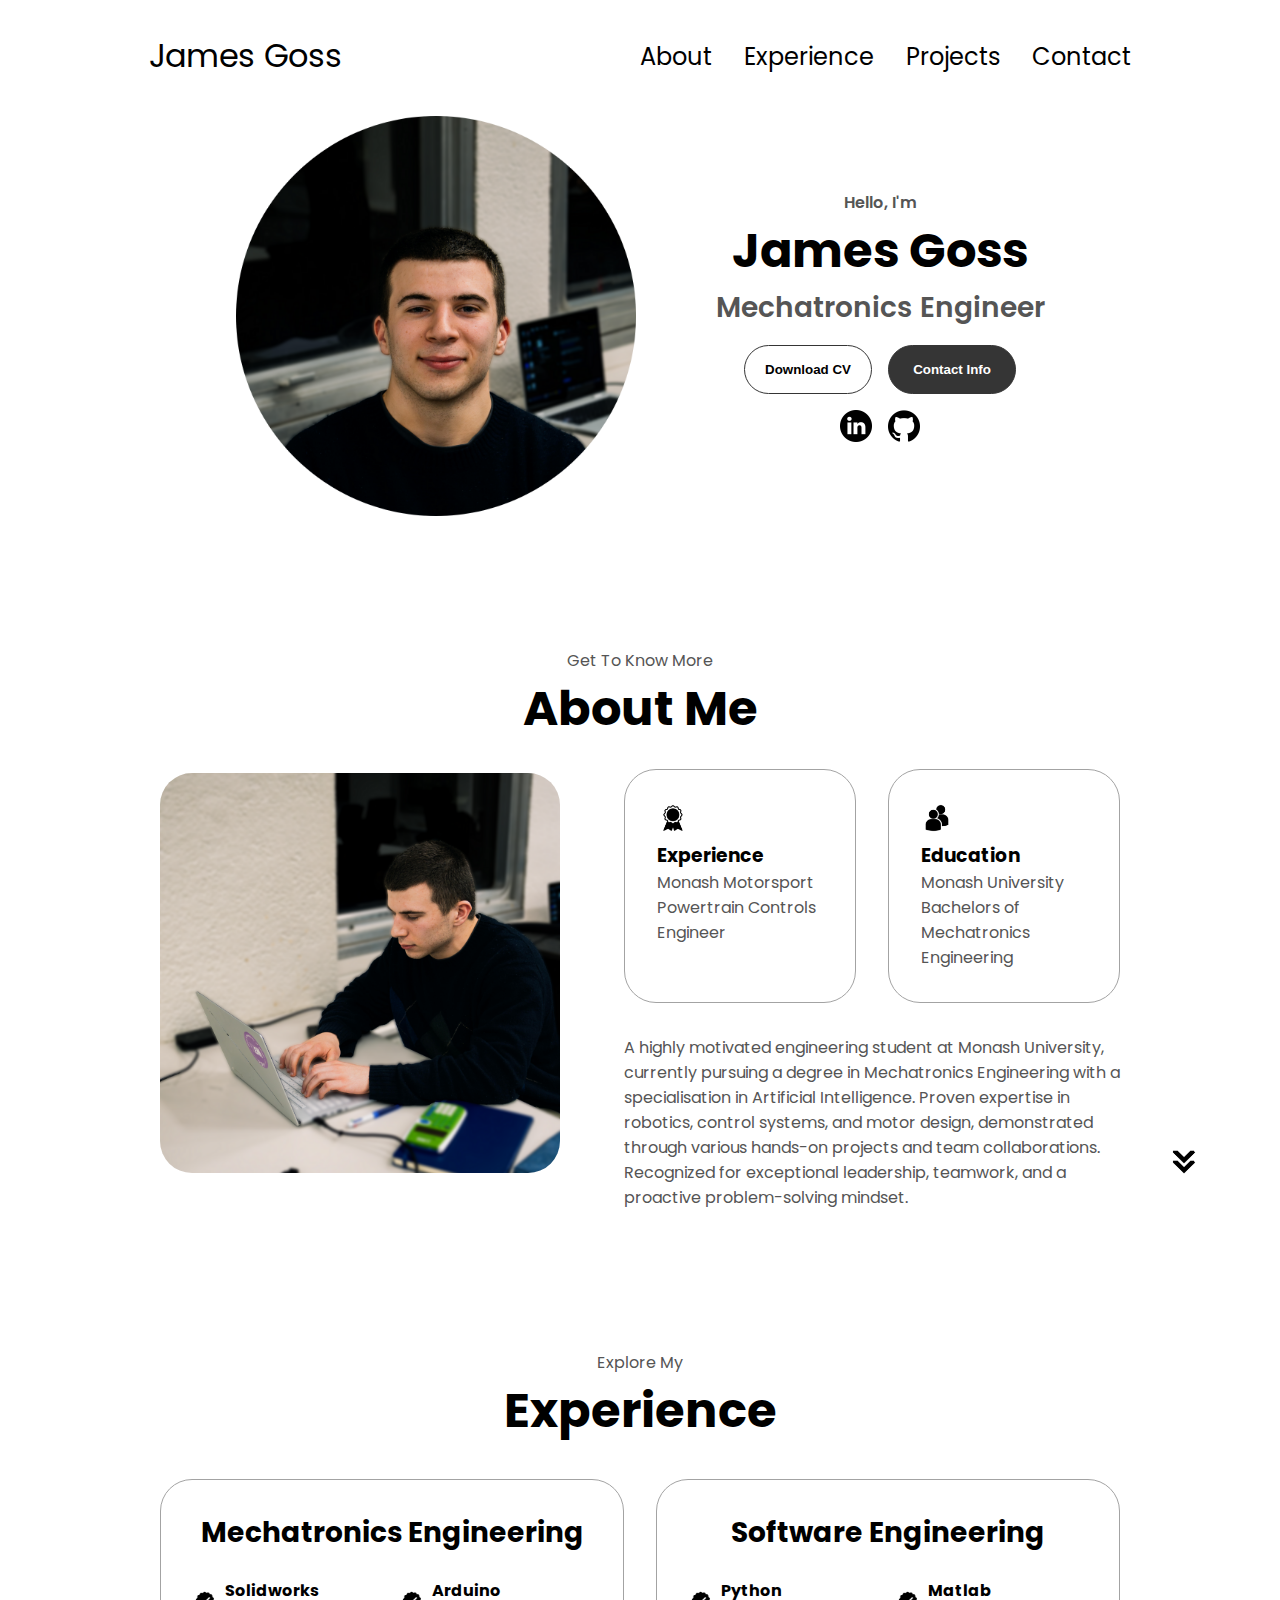
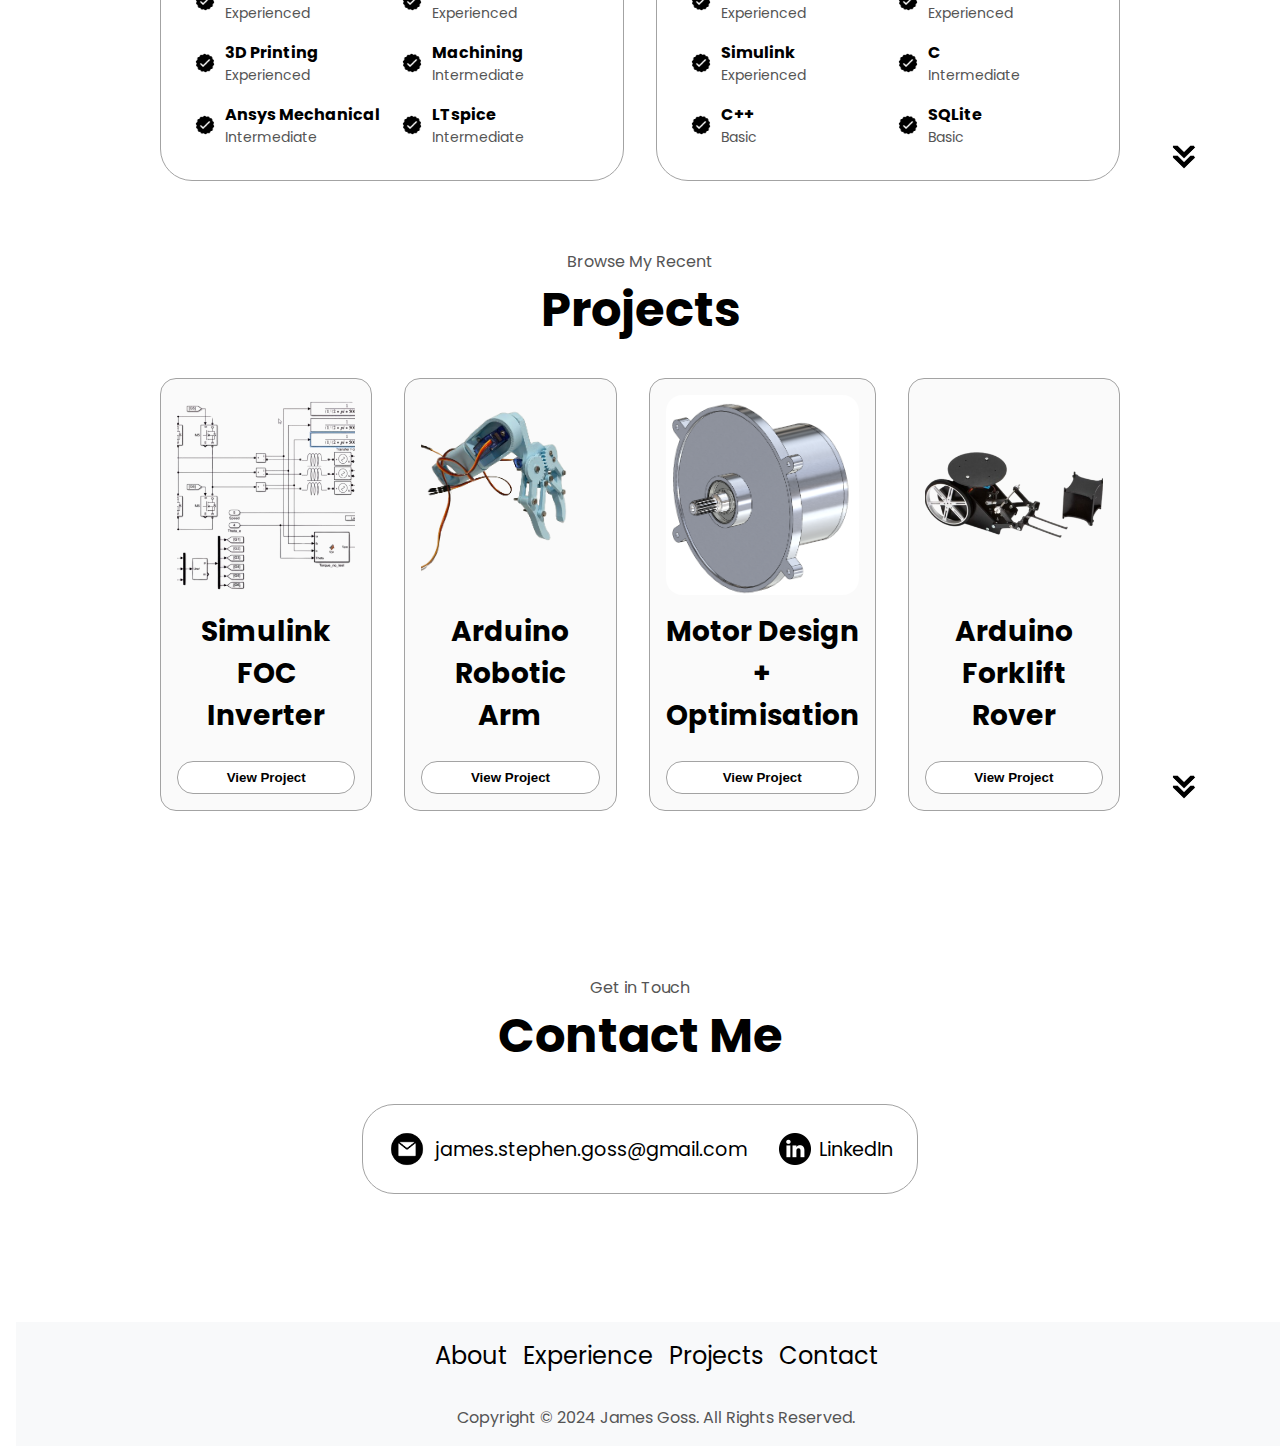
<file: index.html>
<!DOCTYPE html>
<html lang="en">
<head>
    <meta charset="UTF-8">
    <meta name="viewport" content="width=device-width, initial-scale=1.0">
    <title>James Goss' Engineering Portfolio</title>
    <link rel="stylesheet" href="style.css" />
    <link rel="stylesheet" href="mediaqueries.css" />
</head>
<body>
    <nav id="desktop-nav">
        <div class="logo">James Goss</div>
        <div>
            <ul class="nav-links">
                <li><a href="#about">About</a></li>
                <li><a href="#experience">Experience</a></li>
                <li><a href="#projects">Projects</a></li>
                <li><a href="#contact">Contact</a></li>
            </ul>
        </div>
    </nav>
    <nav id="hamburger-nav">
        <div class="logo">James Goss</div>
        <div class="hamburger-menu">
            <div class="hamburger-icon" onclick="toggleMenu()">
                <span></span>
                <span></span>
                <span></span>
            </div>
            <div class="menu-links">
                <li><a href="#about" onclick="toggleMenu()">About</a></li>
                <li><a href="#experience" onclick="toggleMenu()">Experience</a></li>
                <li><a href="#projects" onclick="toggleMenu()">Projects</a></li>
                <li><a href="#contact" onclick="toggleMenu()">Contact</a></li>
            </div>
        </div>
    </nav>
    <section id="profile">
        <div class="section__pic-container">
            <img src="./assets/profile-pic.png" alt="James Goss profile picture">
        </div>
        <div class="section__text">
            <p class="section__text__p1">Hello, I'm</p>
            <h1 class="title">James Goss</h1>
            <p class="section__text__p2">Mechatronics Engineer</p>
            <div class="btn-container">
                <button class="btn btn-color-2" onclick="window.open('./assets/resume-example.pdf')">Download CV</button>
                <button class="btn btn-color-1" onclick="location.href='./#contact'">Contact Info</button>
            </div>
            <div id="socials-container">
                <img 
                src="./assets/linkedin.png" 
                alt="My LinkedIn profile"
                class="icon" 
                onclick="location.href='https://www.linkedin.com/in/james-goss-a52371317/'"
                />
                <img 
                src="./assets/github.png" 
                alt="My Github profile"
                class="icon" 
                onclick="location.href='https://github.com/JamesGossy'"
                />
            </div> 
        </div>
    </section>
    <section id="about">
        <p class="section__text__p1">Get To Know More</p>
        <h1 class="title">About Me</h1>
        <div class="section-container">
            <div class="section__pic-container">
                <img src="./assets/about-pic.png" 
                alt="Profile picture"
                class="about-pic"
                />
            </div>
            <div class="about-details-container">
                <div class="about-containers">
                    <div class="details-container">
                        <img src="./assets/experience.png"
                        alt="Experience icon"
                        class="icon"
                        />
                        <h3>Experience</h3>
                        <p>Monash Motorsport <br />Powertrain Controls Engineer</p>
                    </div>
                    <div class="details-container">
                        <img src="./assets/education.png"
                        alt="Education icon"
                        class="icon"
                        />
                        <h3>Education</h3>
                        <p>Monash University Bachelors of Mechatronics Engineering</p>
                    </div>
                </div>
                <div class="text-container">
                    <p>A highly motivated engineering student at Monash University, currently pursuing a degree in Mechatronics Engineering with a specialisation in Artificial Intelligence. Proven expertise in robotics, control systems, and motor design, demonstrated through various hands-on projects and team collaborations. Recognized for exceptional leadership, teamwork, and a proactive problem-solving mindset.
                    </p>
                </div>
            </div>
        </div>
        <img src="./assets/arrow.png" 
        alt="Arrow icon" class="icon arrow" 
        onclick="
        location.href='./#experience'"
        />
    </section>
    <section id="experience">
      <p class="section__text__p1">Explore My</p>
      <h1 class="title">Experience</h1>
      <div class="experience-details-container">
        <div class="about-containers">
          <div class="details-container">
            <h2 class="experience-sub-title">Mechatronics Engineering</h2>
            <div class="article-container">
              <article>
                <img
                  src="./assets/checkmark.png"
                  alt="Experience icon"
                  class="icon"
                />
                <div>
                  <h3>Solidworks</h3>
                  <p>Experienced</p>
                </div>
              </article>
              <article>
                <img
                  src="./assets/checkmark.png"
                  alt="Experience icon"
                  class="icon"
                />
                <div>
                  <h3>Arduino</h3>
                  <p>Experienced</p>
                </div>
              </article>
              <article>
                <img
                  src="./assets/checkmark.png"
                  alt="Experience icon"
                  class="icon"
                />
                <div>
                  <h3>3D Printing</h3>
                  <p>Experienced</p>
                </div>
              </article>
              <article>
                <img
                  src="./assets/checkmark.png"
                  alt="Experience icon"
                  class="icon"
                />
                <div>
                  <h3>Machining</h3>
                  <p>Intermediate</p>
                </div>
              </article>
              <article>
                <img
                  src="./assets/checkmark.png"
                  alt="Experience icon"
                  class="icon"
                />
                <div>
                  <h3>Ansys Mechanical</h3>
                  <p>Intermediate</p>
                </div>
              </article>
              <article>
                <img
                  src="./assets/checkmark.png"
                  alt="Experience icon"
                  class="icon"
                />
                <div>
                  <h3>LTspice</h3>
                  <p>Intermediate</p>
                </div>
              </article>
            </div>
          </div>
          <div class="details-container">
            <h2 class="experience-sub-title">Software Engineering</h2>
            <div class="article-container">
              <article>
                <img
                  src="./assets/checkmark.png"
                  alt="Experience icon"
                  class="icon"
                />
                <div>
                  <h3>Python</h3>
                  <p>Experienced</p>
                </div>
              </article>
              <article>
                <img
                  src="./assets/checkmark.png"
                  alt="Experience icon"
                  class="icon"
                />
                <div>
                  <h3>Matlab</h3>
                  <p>Experienced</p>
                </div>
              </article>
              <article>
                <img
                  src="./assets/checkmark.png"
                  alt="Experience icon"
                  class="icon"
                />
                <div>
                  <h3>Simulink</h3>
                  <p>Experienced</p>
                </div>
              </article>
              <article>
                <img
                  src="./assets/checkmark.png"
                  alt="Experience icon"
                  class="icon"
                />
                <div>
                  <h3>C</h3>
                  <p>Intermediate</p>
                </div>
              </article>
              <article>
                <img
                  src="./assets/checkmark.png"
                  alt="Experience icon"
                  class="icon"
                />
                <div>
                  <h3>C++</h3>
                  <p>Basic</p>
                </div>
              </article>
              <article>
                <img
                  src="./assets/checkmark.png"
                  alt="Experience icon"
                  class="icon"
                />
                <div>
                  <h3>SQLite</h3>
                  <p>Basic</p>
                </div>
              </article>
            </div>
          </div>
        </div>
      </div>
      <img
        src="./assets/arrow.png"
        alt="Arrow icon"
        class="icon arrow"
        onclick="location.href='./#projects'"
      />
    </section>
    <section id="projects">
      <p class="section__text__p1">Browse My Recent</p>
      <h1 class="title">Projects</h1>
      <div class="experience-details-container">
        <div class="about-containers">
          <div class="details-container color-container">
            <div class="article-container">
              <img
                src="./assets/project-1.png"
                alt="Project 1"
                class="project-img"
              />
            </div>
            <h2 class="experience-sub-title project-title">Simulink FOC Inverter</h2>
            <div class="btn-container">
              <button
                class="btn btn-color-2 project-btn"
                onclick="location.href='project1.html'"
              >
                View Project
              </button>
            </div>
          </div>
          <div class="details-container color-container">
            <div class="article-container">
              <img
                src="./assets/project-2.png"
                alt="Project 2"
                class="project-img"
              />
            </div>
            <h2 class="experience-sub-title project-title">Arduino Robotic Arm</h2>
            <div class="btn-container">
              <button
                class="btn btn-color-2 project-btn"
                onclick="location.href='project2.html'"
              >
                View Project
              </button>
            </div>
          </div>
          <div class="details-container color-container">
            <div class="article-container">
              <img
                src="./assets/project-3.png"
                alt="Project 3"
                class="project-img"
              />
            </div>
            <h2 class="experience-sub-title project-title">Motor Design + Optimisation</h2>
            <div class="btn-container">
              <button
                class="btn btn-color-2 project-btn"
                onclick="location.href='project3.html'"
              >
                View Project
              </button>
            </div>
          </div>
          <div class="details-container color-container">
            <div class="article-container">
              <img
                src="./assets/project-4.png"
                alt="Project 4"
                class="project-img"
              />
            </div>
            <h2 class="experience-sub-title project-title">Arduino Forklift Rover</h2>
            <div class="btn-container">
              <button
                class="btn btn-color-2 project-btn"
                onclick="location.href='project4.html'"
              >
                View Project
              </button>
            </div>
          </div>
        </div>
      </div>
      <img
        src="./assets/arrow.png"
        alt="Arrow icon"
        class="icon arrow"
        onclick="location.href='./#contact'"
      />
    </section>    
      <section id="contact">
        <p class="section__text__p1">Get in Touch</p>
        <h1 class="title">Contact Me</h1>
        <div class="contact-info-upper-container">
          <div class="contact-info-container">
            <img
              src="./assets/email.png"
              alt="Email icon"
              class="icon contact-icon email-icon"
            />
            <p><a href="mailto:james.stephen.goss@gmail.com">james.stephen.goss@gmail.com</a></p>
          </div>
          <div class="contact-info-container">
            <img
              src="./assets/linkedin.png"
              alt="LinkedIn icon"
              class="icon contact-icon"
            />
            <p><a href="https://www.linkedin.com/in/james-goss-a52371317/">LinkedIn</a></p>
          </div>
        </div>
      </section>
      <footer>
        <nav>
          <div class="nav-links-container">
            <ul class="nav-links">
              <li><a href="#about">About</a></li>
              <li><a href="#experience">Experience</a></li>
              <li><a href="#projects">Projects</a></li>
              <li><a href="#contact">Contact</a></li>
            </ul>
          </div>
        </nav>
        <p>Copyright &#169; 2024 James Goss. All Rights Reserved.</p>
      </footer>
    <script src="script.js"></script>
</body>
</html>
</file>
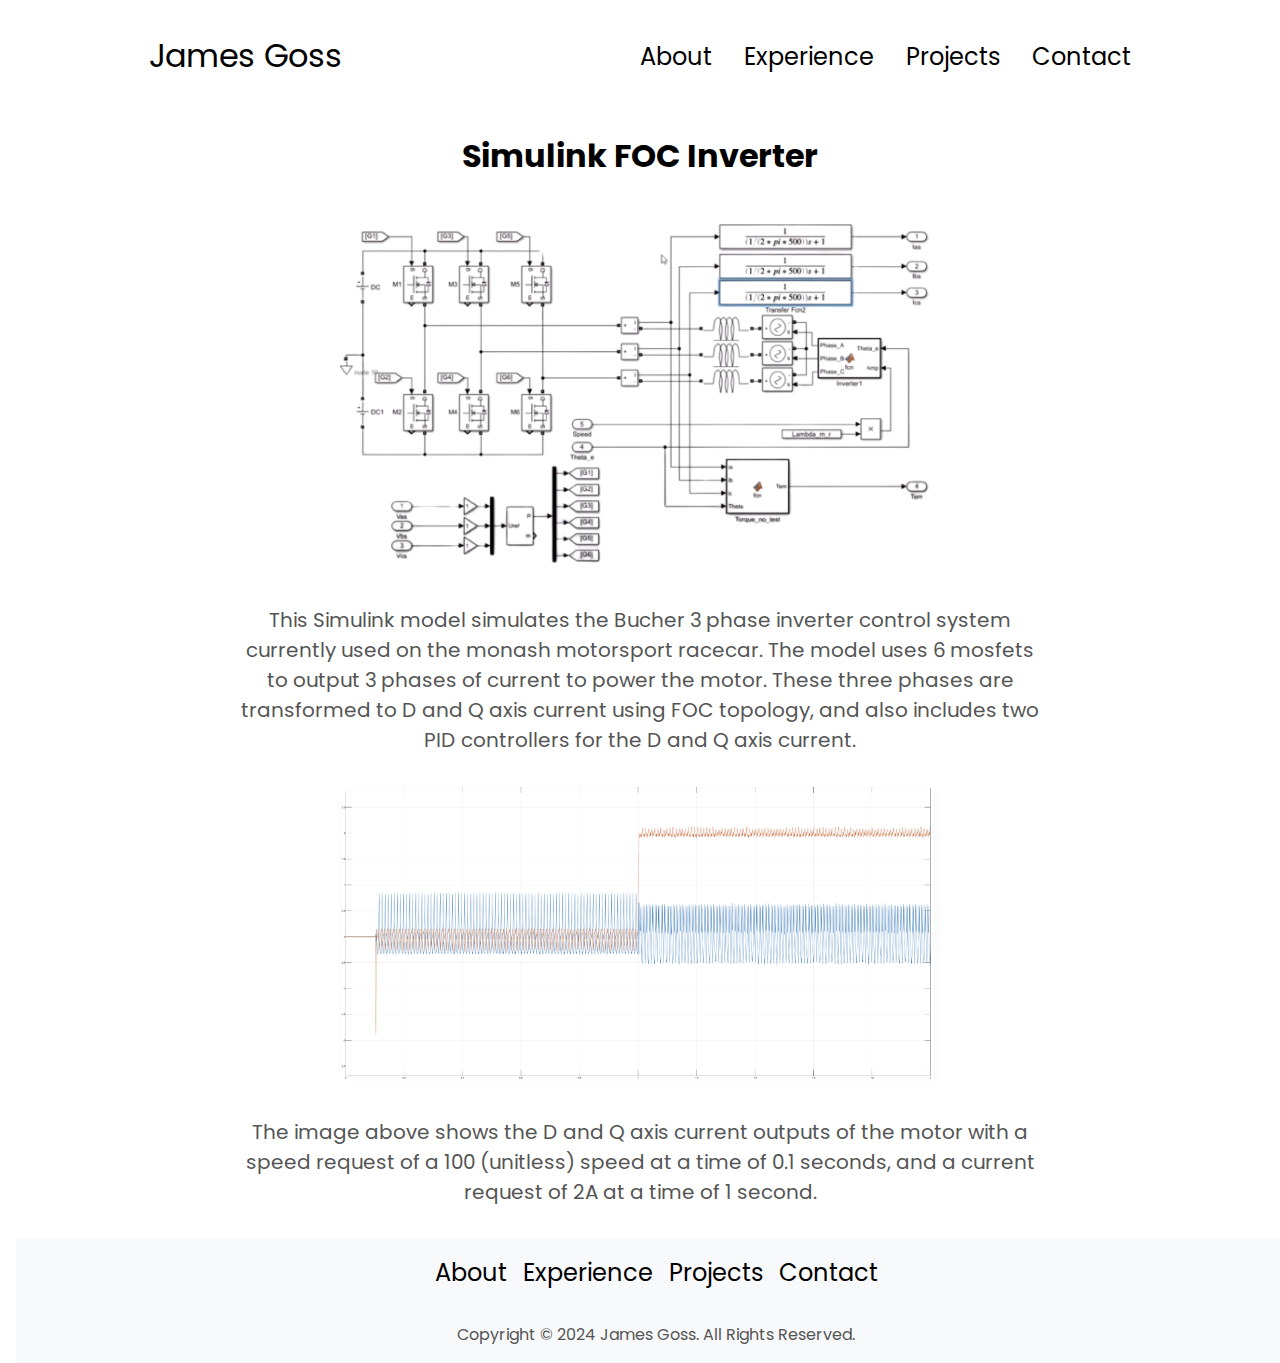
<file: project1.html>
<!DOCTYPE html>
<html lang="en">
<head>
    <meta charset="UTF-8">
    <meta name="viewport" content="width=device-width, initial-scale=1.0">
    <title>Project 1 - Simulink FOC Inverter</title>
    <link rel="stylesheet" href="style.css" />
    <link rel="stylesheet" href="mediaqueries.css" />
</head>
<body>
    <nav id="desktop-nav">
        <div class="logo">James Goss</div>
        <div>
            <ul class="nav-links">
                <li><a href="index.html#about">About</a></li>
                <li><a href="index.html#experience">Experience</a></li>
                <li><a href="index.html#projects">Projects</a></li>
                <li><a href="index.html#contact">Contact</a></li>
            </ul>
        </div>
    </nav>
    <nav id="hamburger-nav">
        <div class="logo">James Goss</div>
        <div class="hamburger-menu">
            <div class="hamburger-icon" onclick="toggleMenu()">
                <span></span>
                <span></span>
                <span></span>
            </div>
            <div class="menu-links">
                <li><a href="index.html#about" onclick="toggleMenu()">About</a></li>
                <li><a href="index.html#experience" onclick="toggleMenu()">Experience</a></li>
                <li><a href="index.html#projects" onclick="toggleMenu()">Projects</a></li>
                <li><a href="index.html#contact" onclick="toggleMenu()">Contact</a></li>
            </div>
        </div>
    </nav>
    <div id="main-content">
        <section id="project-details">
            <div class="project-container">
                <h1 class="project-title">Simulink FOC Inverter</h1>
                <img src="./assets/project-1.png" alt="Project 1 Image" class="project-image"/>
                <p class="project-description">This Simulink model simulates the Bucher 3 phase inverter control system currently used on the monash motorsport racecar. The model uses 6 mosfets to output 3 phases of current to power the motor. These three phases are transformed to D and Q axis current using FOC topology, and also includes two PID controllers for the D and Q axis current.</p>
                <img src="./assets/project-1-2.png" alt="Detailed Project Image" class="project-image"/>
                <p class="project-description">The image above shows the D and Q axis current outputs of the motor with a speed request of a 100 (unitless) speed at a time of 0.1 seconds, and a current request of 2A at a time of 1 second.</p>
            </div>
        </section>
    </div>
    <footer>
        <nav>
            <div class="nav-links-container">
                <ul class="nav-links">
                    <li><a href="index.html#about">About</a></li>
                    <li><a href="index.html#experience">Experience</a></li>
                    <li><a href="index.html#projects">Projects</a></li>
                    <li><a href="index.html#contact">Contact</a></li>
                </ul>
            </div>
        </nav>
        <p>Copyright &#169; 2024 James Goss. All Rights Reserved.</p>
    </footer>
    <script src="script.js"></script>
</body>
</html>
</file>
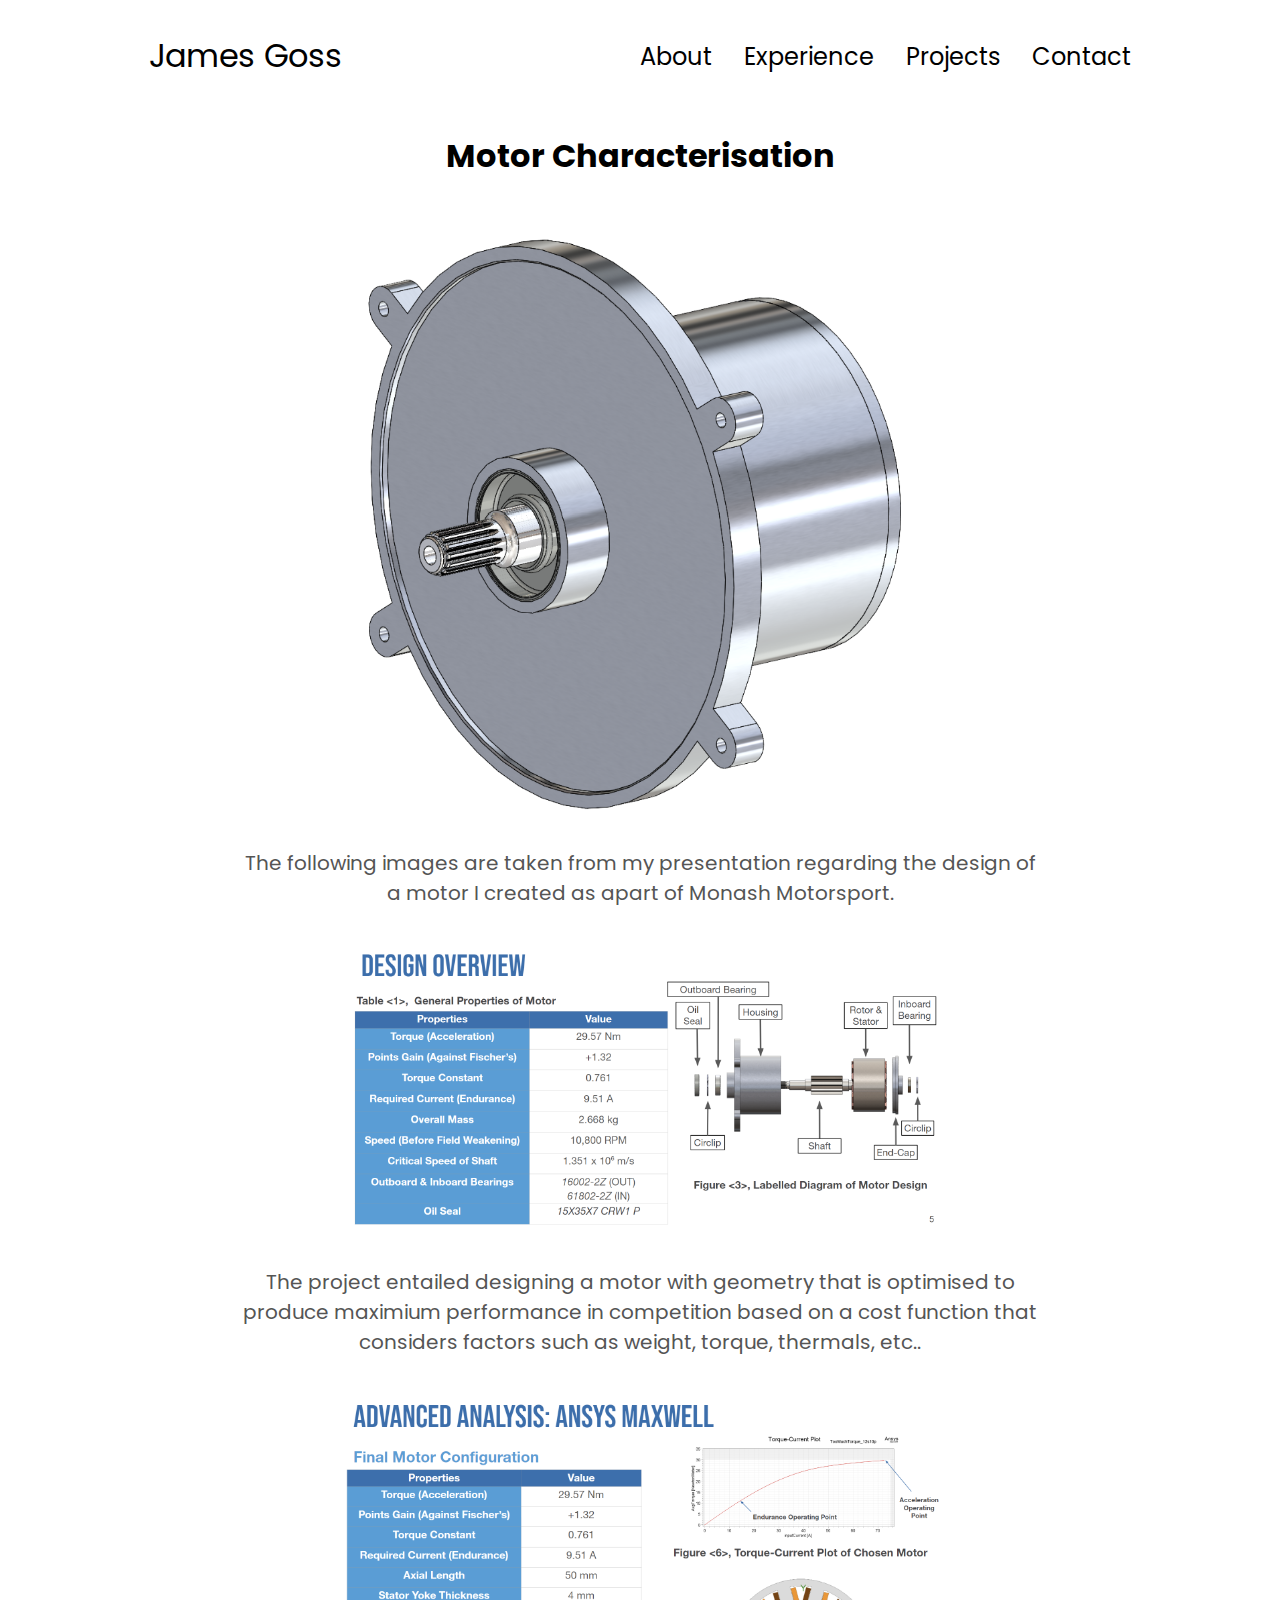
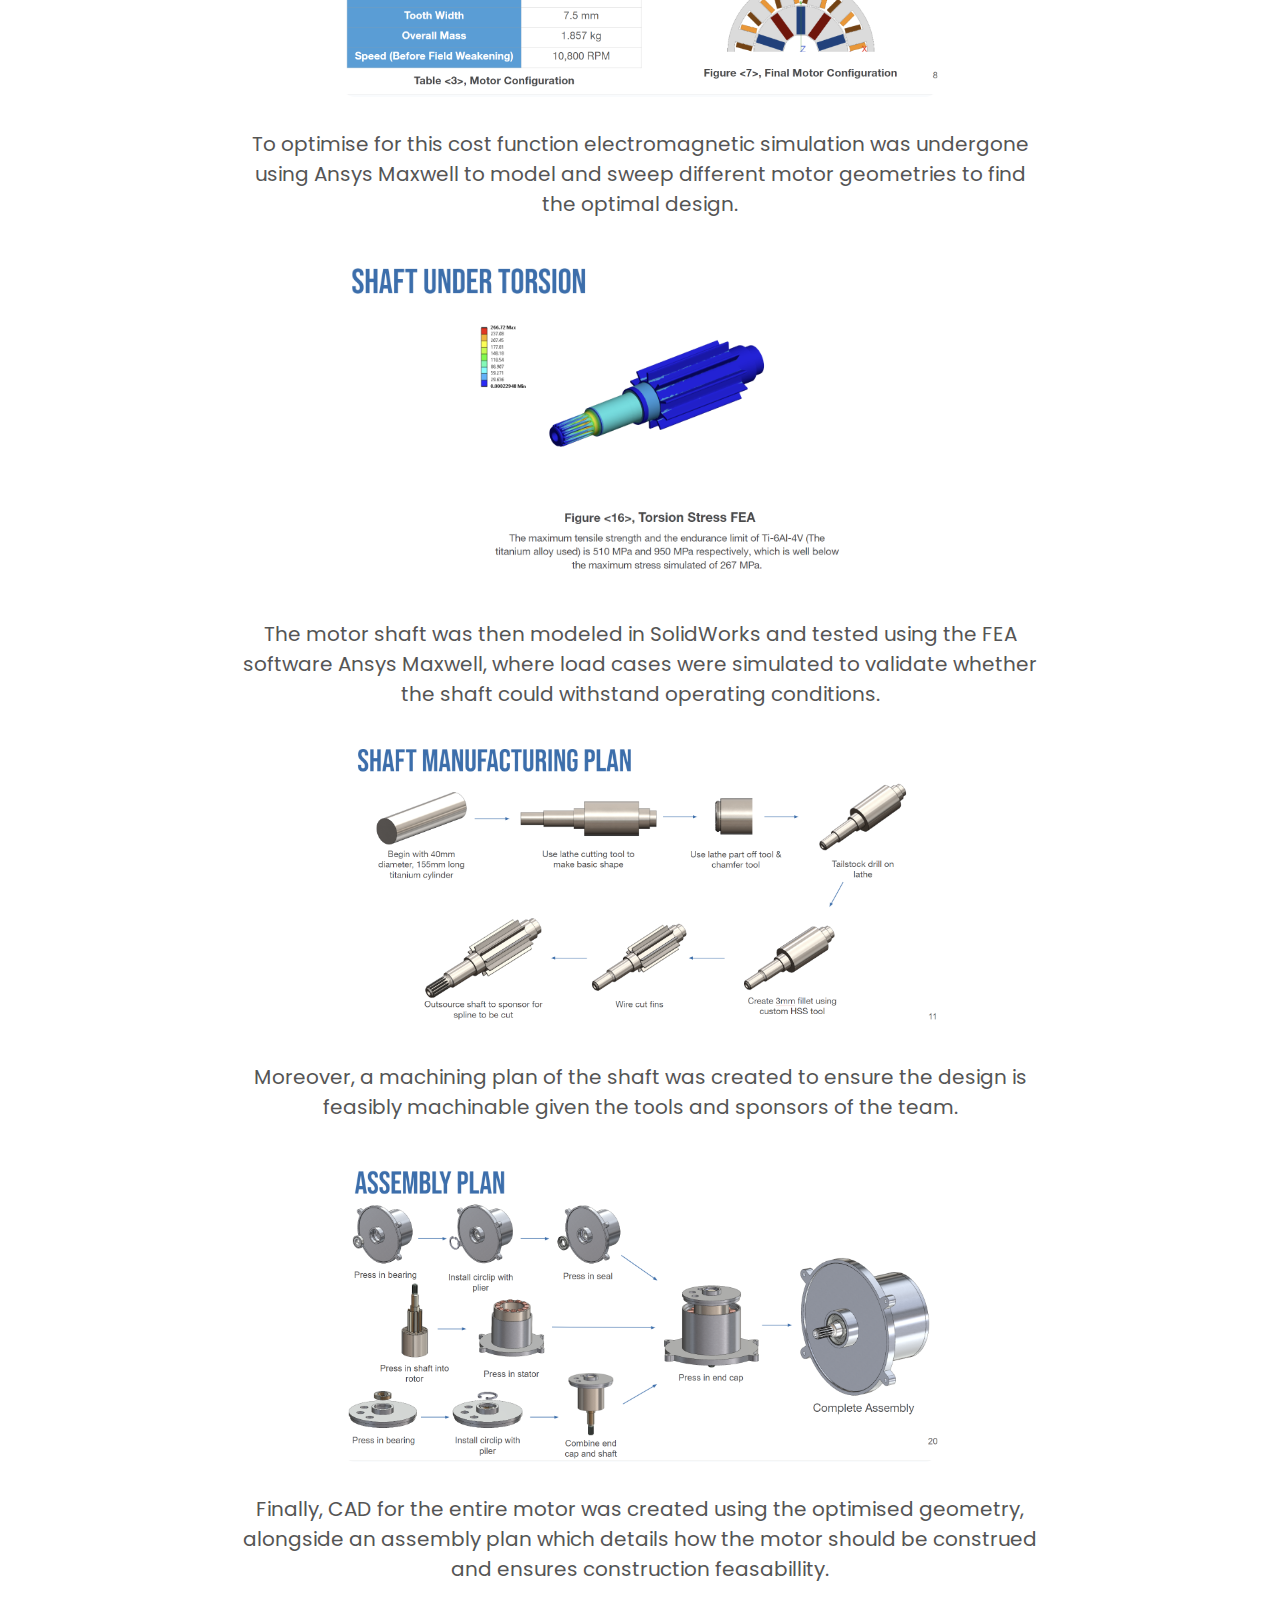
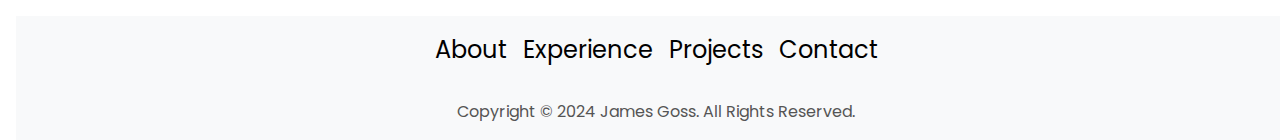
<file: project3.html>
<!DOCTYPE html>
<html lang="en">
<head>
    <meta charset="UTF-8">
    <meta name="viewport" content="width=device-width, initial-scale=1.0">
    <title>Project 3 - Motor Design</title>
    <link rel="stylesheet" href="style.css" />
    <link rel="stylesheet" href="mediaqueries.css" />
</head>
<body>
    <nav id="desktop-nav">
        <div class="logo">James Goss</div>
        <div>
            <ul class="nav-links">
                <li><a href="index.html#about">About</a></li>
                <li><a href="index.html#experience">Experience</a></li>
                <li><a href="index.html#projects">Projects</a></li>
                <li><a href="index.html#contact">Contact</a></li>
            </ul>
        </div>
    </nav>
    <nav id="hamburger-nav">
        <div class="logo">James Goss</div>
        <div class="hamburger-menu">
            <div class="hamburger-icon" onclick="toggleMenu()">
                <span></span>
                <span></span>
                <span></span>
            </div>
            <div class="menu-links">
                <li><a href="index.html#about" onclick="toggleMenu()">About</a></li>
                <li><a href="index.html#experience" onclick="toggleMenu()">Experience</a></li>
                <li><a href="index.html#projects" onclick="toggleMenu()">Projects</a></li>
                <li><a href="index.html#contact" onclick="toggleMenu()">Contact</a></li>
            </div>
        </div>
    </nav>
    <div id="main-content">
        <section id="project-details">
            <div class="project-container">
                <h1 class="project-title">Motor Characterisation</h1>
                <img src="./assets/project-3.png" alt="Project 3 Image" class="project-image"/>
                <p class="project-description">The following images are taken from my presentation regarding the design of a motor I created as apart of Monash Motorsport.</p>
                <img src="./assets/project-3-2.png" alt="Detailed Project Image 1" class="project-image"/>
                <p class="project-description">The project entailed designing a motor with geometry that is optimised to produce maximium performance in competition based on a cost function that considers factors such as weight, torque, thermals, etc..</p>
                <img src="./assets/project-3-3.png" alt="Detailed Project Image 2" class="project-image"/>
                <p class="project-description">To optimise for this cost function electromagnetic simulation was undergone using Ansys Maxwell to model and sweep different motor geometries to find the optimal design.</p>
                <img src="./assets/project-3-5.png" alt="Detailed Project Image 3" class="project-image"/>
                <p class="project-description">The motor shaft was then modeled in SolidWorks and tested using the FEA software Ansys Maxwell, where load cases were simulated to validate whether the shaft could withstand operating conditions.</p>
                <img src="./assets/project-3-4.png" alt="Detailed Project Image 4" class="project-image"/>
                <p class="project-description">Moreover, a machining plan of the shaft was created to ensure the design is feasibly machinable given the tools and sponsors of the team.</p>
                <img src="./assets/project-3-6.png" alt="Detailed Project Image 4" class="project-image"/>
                <p class="project-description">Finally, CAD for the entire motor was created using the optimised geometry, alongside an assembly plan which details how the motor should be construed and ensures construction feasabillity.</p>
            </div>
        </section>
    </div>
    <footer>
        <nav>
            <div class="nav-links-container">
                <ul class="nav-links">
                    <li><a href="index.html#about">About</a></li>
                    <li><a href="index.html#experience">Experience</a></li>
                    <li><a href="index.html#projects">Projects</a></li>
                    <li><a href="index.html#contact">Contact</a></li>
                </ul>
            </div>
        </nav>
        <p>Copyright &#169; 2024 James Goss. All Rights Reserved.</p>
    </footer>
    <script src="script.js"></script>
</body>
</html>
</file>
<file: style.css>
/* GENERAL */

@import url("https://fonts.googleapis.com/css2?family=Poppins:wght@300;400;500;600&display=swap");

* {
  margin: 0;
  padding: 0;
}

html, body {
  height: 100%;
  font-family: "Poppins", sans-serif;
  display: flex;
  flex-direction: column;
}

body {
  margin: 0;
  padding: 0;
}

#main-content {
  flex: 1;
  display: flex;
  flex-direction: column;
}

html {
  scroll-behavior: smooth;
}

p {
  color: rgb(85, 85, 85);
}
/* TRANSITION */

a,
.btn {
  transition: all 300ms ease;
}

/* DESKTOP NAV */

nav,
.nav-links {
  display: flex;
}

nav {
  justify-content: space-around;
  align-items: center;
  height: 17vh;
}

.nav-links {
  gap: 2rem;
  list-style: none;
  font-size: 1.5rem;
}

a {
  color: black;
  text-decoration: none;
  text-decoration-color: white;
}

a:hover {
  color: grey;
  text-decoration: underline;
  text-underline-offset: 1rem;
  text-decoration-color: rgb(181, 181, 181);
}

.logo {
  font-size: 2rem;
}

.logo:hover {
  cursor: default;
}

/* HAMBURGER MENU */

#hamburger-nav {
  display: none;
}

.hamburger-menu {
  position: relative;
  display: inline-block;
}

.hamburger-icon {
  display: flex;
  flex-direction: column;
  justify-content: space-between;
  height: 24px;
  width: 30px;
  cursor: pointer;
}

.hamburger-icon span {
  width: 100%;
  height: 2px;
  background-color: black;
  transition: all 0.3 ease-in-out;
}

.menu-links {
  position: absolute;
  top: 100%;
  right: 0;
  background-color: white;
  width: fit-content;
  max-height: 0;
  overflow: hidden;
  transition: all 0.3 ease-in-out;
}

.menu-links a {
  display: block;
  padding: 10px;
  text-align: center;
  font-size: 1.5rem;
  color: black;
  text-decoration: none;
  transition: all 0.3 ease-in-out;
}

.menu-links li {
  list-style: none;
}

.menu-links.open {
  max-height: 300px;
}

.hamburger-icon.open span:first-child {
  transform: rotate(45deg) translate(10px, 5px);
}

.hamburger-icon.open span:nth-child(2) {
  opacity: 0;
}

.hamburger-icon.open span:last-child {
  transform: rotate(-45deg) translate(10px, -5px);
}

.hamburger-icon span:first-child {
  transform: none;
}

.hamburger-icon span:first-child {
  opacity: 1;
}

.hamburger-icon span:first-child {
  transform: none;
}

section {
  padding-top: 4vh;
  height: 96vh;
  margin: 0 10rem;
  box-sizing: border-box;
  min-height: fit-content;
}

.section-container {
  display: flex;
}

section {
    padding-top: 4vh;
    height: 96vh;
    margin: 0 10rem;
    box-sizing: border-box;
    min-height: fit-content;
  }
  
  .section-container {
    display: flex;
  }
  
  /* PROFILE SECTION */
  
  #profile {
    display: flex;
    justify-content: center;
    gap: 5rem;
    height: 80vh;
  }
  
  .section__pic-container {
    display: flex;
    height: 400px;
    width: 400px;
    margin: auto 0;
  }
  
  .section__text {
    align-self: center;
    text-align: center;
  }
  
  .section__text p {
    font-weight: 600;
  }
  
  .section__text__p1 {
    text-align: center;
  }
  
  .section__text__p2 {
    font-size: 1.75rem;
    margin-bottom: 1rem;
  }
  
  .title {
    font-size: 3rem;
    text-align: center;
  }
  
  #socials-container {
    display: flex;
    justify-content: center;
    margin-top: 1rem;
    gap: 1rem;
  }
  
  /* ICONS */
  
  .icon {
    cursor: pointer;
    height: 2rem;
  }

  /* BUTTONS */

  .btn-container {
    display: flex;
    justify-content: center;
    gap: 1rem;
  }

  .btn {
    font-weight: 600;
    transition: all 300ms ease;
    padding: 1rem;
    width: 8rem;
    border-radius: 2rem;
  }

  .btn-color-1,
  .btn-color-2 {
    border: rgb(53,53,53) 0.1rem solid;
  }

  .btn-color-1:hover, 
  .btn-color-2:hover {
    cursor: pointer;
  }

  .btn-color-1, 
  .btn-color-2:hover {
    background: rgb(53,53,53);
    color: white;
  }

  .btn-color-1:hover {
    background: rgb(0,0,0);
  }

  .btn-color-2 {
    background: none;
  }

  .btn-color-2:hover {
    border: rgb(255,255,255) 0.1rem solid;
  }

  .btn-container {
    gap: 1rem;
  }

/* ABOUT SECTION */

#about {
    position: relative;
  }
  
  .about-containers {
    gap: 2rem;
    margin-bottom: 2rem;
    margin-top: 2rem;
  }
  
  .about-details-container {
    justify-content: center;
    flex-direction: column;
  }
  
  .about-containers,
  .about-details-container {
    display: flex;
  }
  
  .about-pic {
    border-radius: 2rem;
  }
  
  .arrow {
    position: absolute;
    right: -5rem;
    bottom: 2.5rem;
  }
  
  .details-container {
    padding: 1.5rem;
    flex: 1;
    background: white;
    border-radius: 2rem;
    border: rgb(53, 53, 53) 0.1rem solid;
    border-color: rgb(163, 163, 163);
    text-align: center;
  }
  
  .section-container {
    gap: 4rem;
    height: 80%;
  }
  
  .section__pic-container {
    height: 400px;
    width: 400px;
    margin: auto 0;
  }

/* EXPERIENCE SECTION */

#experience {
  position: relative;
  margin-bottom: 6rem; /* Added margin-bottom to create spacing between sections */
  padding-top: 4vh;
  margin: 0 10rem;
  box-sizing: border-box;
}

.experience-details-container {
  display: flex;
  justify-content: space-between;
  gap: 2rem; /* Space between the experience boxes */
}

.details-container {
  flex: 1;
  background: white;
  border-radius: 2rem;
  border: rgb(53, 53, 53) 0.1rem solid;
  border-color: rgb(163, 163, 163);
  padding: 2rem;
  box-sizing: border-box;
  text-align: left; /* Ensure left alignment */
}

.details-container h2 {
  font-size: 1.75rem;
  margin-bottom: 1.5rem;
  text-align: center; /* Center align the sub-title */
}

.article-container {
  display: flex;
  flex-wrap: wrap;
  gap: 1rem;
  justify-content: space-between;
}

article {
  display: flex;
  align-items: center;
  gap: 0.5rem;
  flex-basis: calc(50% - 0.5rem); /* Two columns per container */
}

article .icon {
  width: 24px;
  height: 24px;
}

article h3 {
  font-size: 1rem;
  margin: 0;
}

article p {
  margin: 0;
  font-size: 0.875rem;
}


/* PROJECTS SECTION */

#projects {
  position: relative;
}

.color-container {
  border-color: rgb(163, 163, 163);
  background: rgb(250, 250, 250);
  width: 250px; /* Fixed width for consistency */
  margin: 0 auto; /* Centering the boxes */
  padding: 1rem;
  border-radius: 1rem;
  box-sizing: border-box;
  display: flex;
  flex-direction: column;
  justify-content: space-between;
}

.project-img {
  width: 100%;
  height: 200px; /* Set a fixed height for the images */
  object-fit: cover; /* Ensure the image covers the area without distortion */
  border-radius: 1rem;
}

.project-title {
  margin: 1rem 0;
  color: black;
  text-align: center;
  flex-grow: 1;
}

.project-btn {
  color: black;
  border-color: rgb(163, 163, 163);
  display: block;
  width: 100%;
  text-align: center;
  padding: 0.5rem 0;
  border-radius: 1rem;
  background: white;
  margin-top: auto; /* Push the button to the bottom */
}

.project-btn:hover {
  background: #f0f0f0;
} 

  /* CONTACT */

#contact {
  display: flex;
  justify-content: center;
  flex-direction: column;
  height: 70vh;
}

.contact-info-upper-container {
  display: flex;
  justify-content: center;
  border-radius: 2rem;
  border: rgb(53, 53, 53) 0.1rem solid;
  border-color: rgb(163, 163, 163);
  background: (250, 250, 250);
  margin: 2rem auto;
  padding: 0.5rem;
}

.contact-info-container {
  display: flex;
  align-items: center;
  justify-content: center;
  gap: 0.5rem;
  margin: 1rem;
}

.contact-info-container p {
  font-size: larger;
}

.contact-icon {
  cursor: default;
}

.email-icon {
  height: 2.5rem;
}

/* SECTION SPACING */

section {
  padding-top: 4vh;
  margin: 0 10rem;
  box-sizing: border-box;
  min-height: fit-content;
  margin-bottom: 6rem; /* Added margin-bottom to create spacing between sections */
}

/* FOOTER SECTION */

footer {
  height: 26vh;
  margin: 0 1rem;
  width: 100%;
  background-color: #f8f9fa;
  padding: 1rem 0;
  box-sizing: border-box;
}

footer p {
  text-align: center;
  margin: 0;
}

footer nav {
  height: fit-content;
  margin-bottom: 2rem;
  display: flex;
  justify-content: center;
}

footer .nav-links-container {
  display: flex;
  justify-content: center;
}

footer .nav-links {
  display: flex;
  gap: 1rem;
  list-style: none;
  padding: 0;
  margin: 0;
}

footer .nav-links li {
  display: inline;
}

footer .nav-links li a {
  color: black;
  text-decoration: none;
  transition: color 300ms ease;
}

footer .nav-links li a:hover {
  color: grey;
  text-decoration: underline;
}

/* PROJECTS SECTION */

#projects {
  position: relative;
}

.color-container {
  border-color: rgb(163, 163, 163);
  background: rgb(250, 250, 250);
  width: 250px; /* Fixed width for consistency */
  margin: 0 auto; /* Centering the boxes */
  padding: 1rem;
  border-radius: 1rem;
  box-sizing: border-box;
  display: flex;
  flex-direction: column;
  justify-content: space-between;
}

.project-img {
  width: 100%;
  height: 200px; /* Set a fixed height for the images */
  object-fit: cover; /* Ensure the image covers the area without distortion */
  border-radius: 1rem;
}

.project-title {
  margin: 1rem 0;
  color: black;
  text-align: center;
  flex-grow: 1;
}

.project-btn {
  color: black;
  border-color: rgb(163, 163, 163);
  display: block;
  width: 100%;
  text-align: center;
  padding: 0.5rem 0;
  border-radius: 1rem;
  background: white;
  margin-top: auto; /* Push the button to the bottom */
}

.project-btn:hover {
  background: #f0f0f0;
}

/* PROJECT DETAILS SECTION */

#project-details {
  padding-top: 4vh;
  margin: 0 2rem;
  box-sizing: border-box;
  flex: 1; /* Ensure the section takes the full height minus the footer */
  text-align: center; /* Center align text */
}

.project-container {
  display: flex;
  flex-direction: column;
  align-items: center;
}

.project-title {
  font-size: 2rem;
  margin-bottom: 2rem;
}

.project-image {
  width: 100%;
  max-width: 600px; /* Ensure a maximum width for large images */
  border-radius: 1rem;
  margin-bottom: 2rem;
}

.project-description {
  font-size: 1.25rem;
  color: rgb(85, 85, 85);
  text-align: center; /* Center align paragraphs */
  margin-bottom: 2rem;
  max-width: 800px; /* Limit the width of the text for better readability */
}

/* Video styling */
.project-video {
  width: 100%;
  max-width: 350px; /* Set a maximum width */
  height: auto; /* Maintain aspect ratio */
  border-radius: 1rem;
  margin-bottom: 2rem;
}

/* Media Queries for Responsiveness */
@media (max-width: 768px) {
  #project-details {
    margin: 0 1rem;
  }

  .project-title {
    font-size: 1.5rem;
  }

  .project-description {
    font-size: 1rem;
  }
}


/* BODY TOP MARGIN */

body {
  margin-top: 2rem; /* Add margin to the top */
}
</file>
<file: mediaqueries.css>
@media screen and (max-width: 1400px) {
    #profile {
      height: 83vh;
      margin-bottom: 6rem;
    }
    .about-containers {
      flex-wrap: wrap;
    }
    #contact,
    #projects {
      height: fit-content;
    }
  }
  
  @media screen and (max-width: 1200px) {
    #desktop-nav {
      display: none;
    }
    #hamburger-nav {
      display: flex;
    }
    #experience,
    .experience-details-container {
      margin-top: 2rem;
    }
    #profile,
    .section-container {
      display: block;
    }
    .arrow {
      display: none;
    }
    section,
    .section-container {
      height: fit-content;
    }
    section {
      margin: 0 5%;
    }
    .section__pic-container {
      width: 275px;
      height: 275px;
      margin: 0 auto 2rem;
    }
    .about-containers {
      margin-top: 0;
    }
  }
  
  @media screen and (max-width: 600px) {
    #contact,
    footer {
      height: 40vh;
    }
    #profile {
      height: 83vh;
      margin-bottom: 0;
    }
    article {
      font-size: 1rem;
    }
    footer nav {
      height: fit-content;
      margin-bottom: 2rem;
    }
    .about-containers,
    .contact-info-upper-container,
    .btn-container {
      flex-wrap: wrap;
    }
    .contact-info-container {
      margin: 0;
    }
    .contact-info-container p,
    .nav-links li a {
      font-size: 1rem;
    }
    .experience-sub-title {
      font-size: 1.25rem;
    }
    .logo {
      font-size: 1.5rem;
    }
    .nav-links {
      flex-direction: column;
      gap: 0.5rem;
      text-align: center;
    }
    .section__pic-container {
      width: auto;
      height: 46vw;
      justify-content: center;
    }
    .section__text__p2 {
      font-size: 1.25rem;
    }
    .title {
      font-size: 2rem;
    }
    .text-container {
      text-align: justify;
    }
  }
</file>
